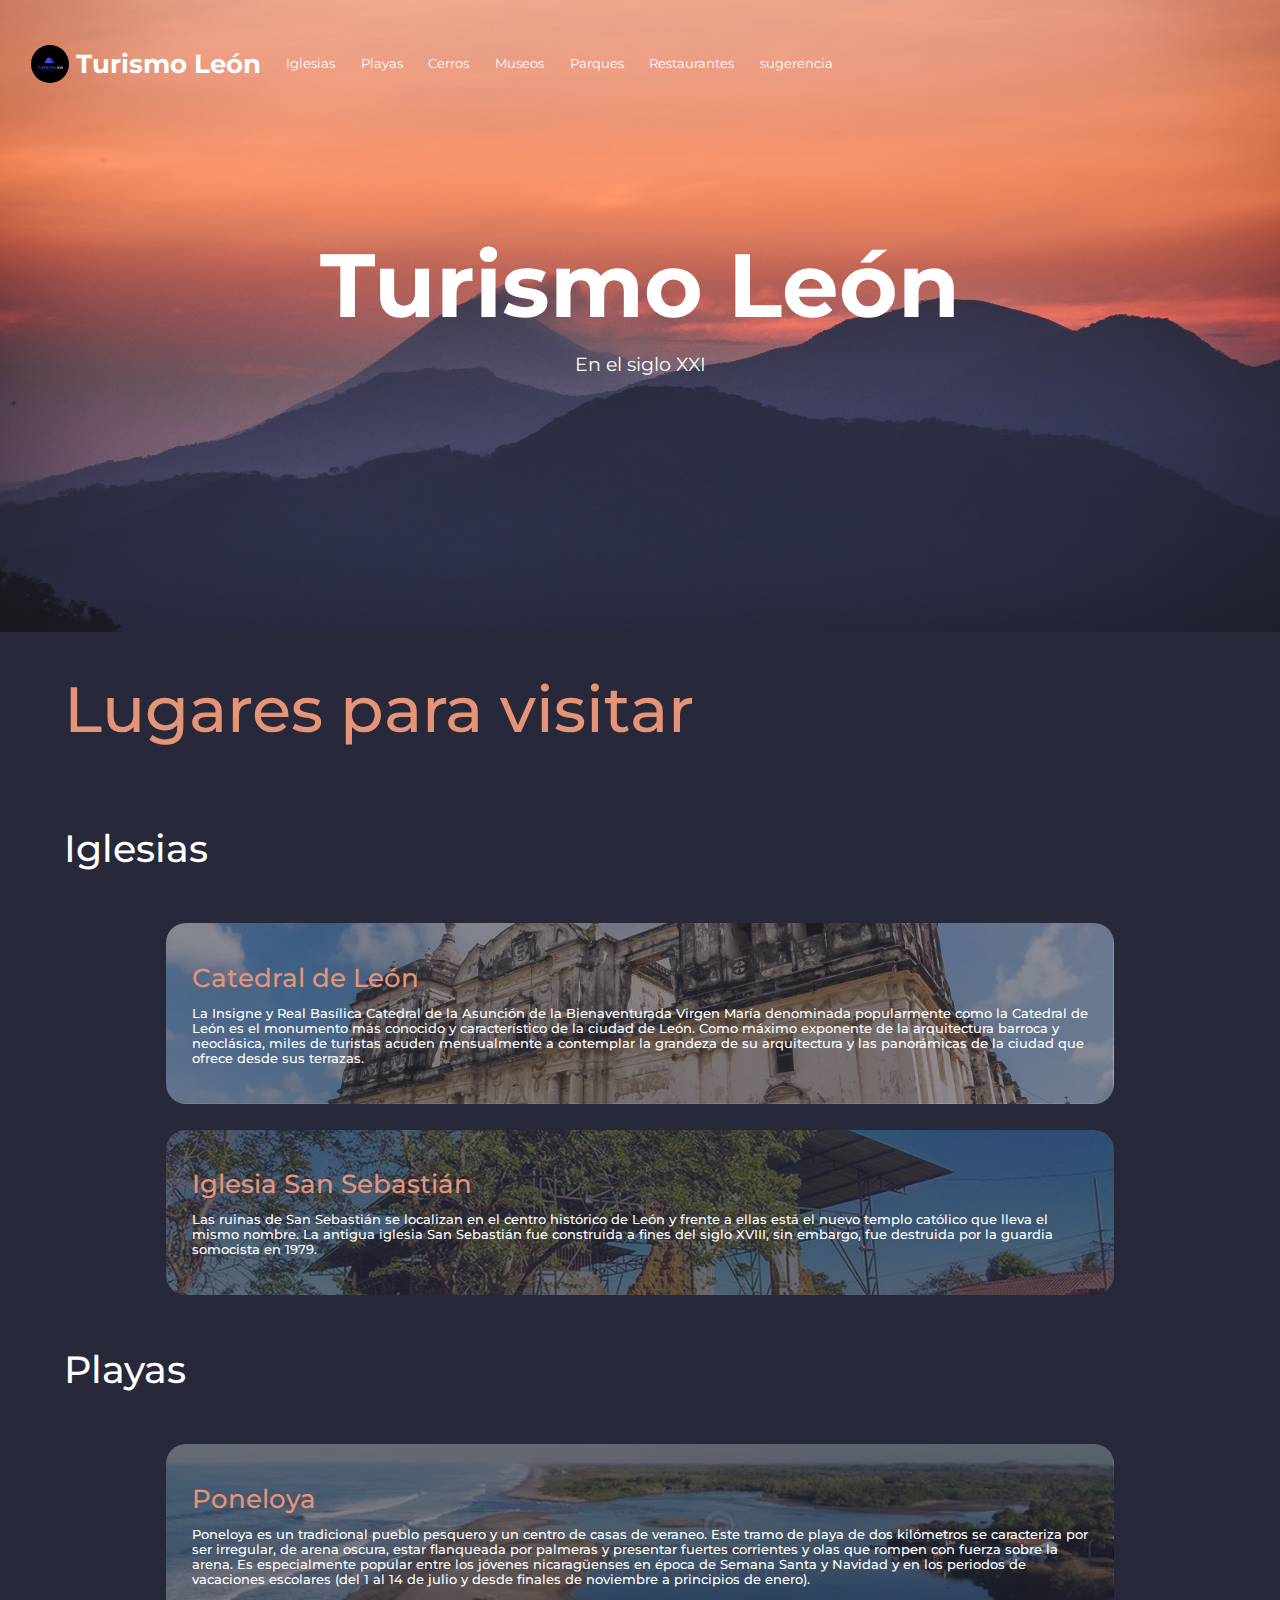
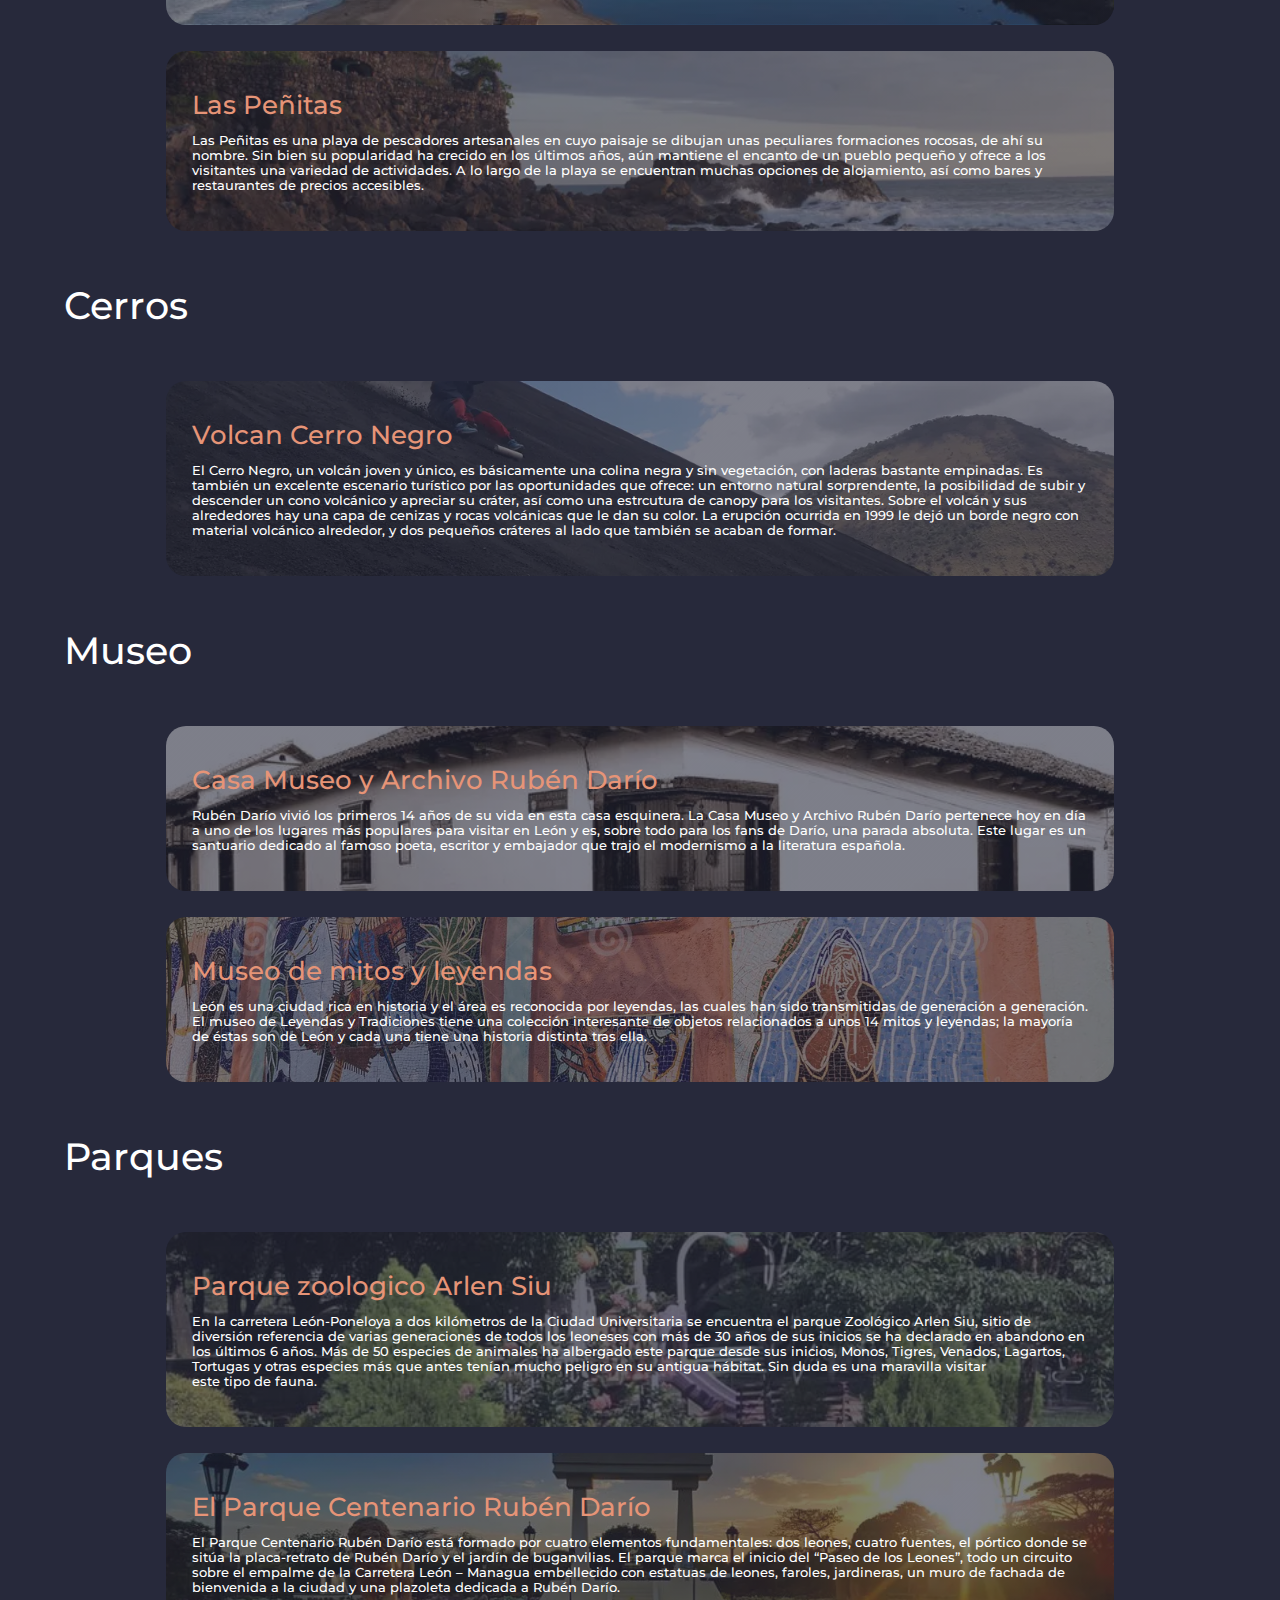
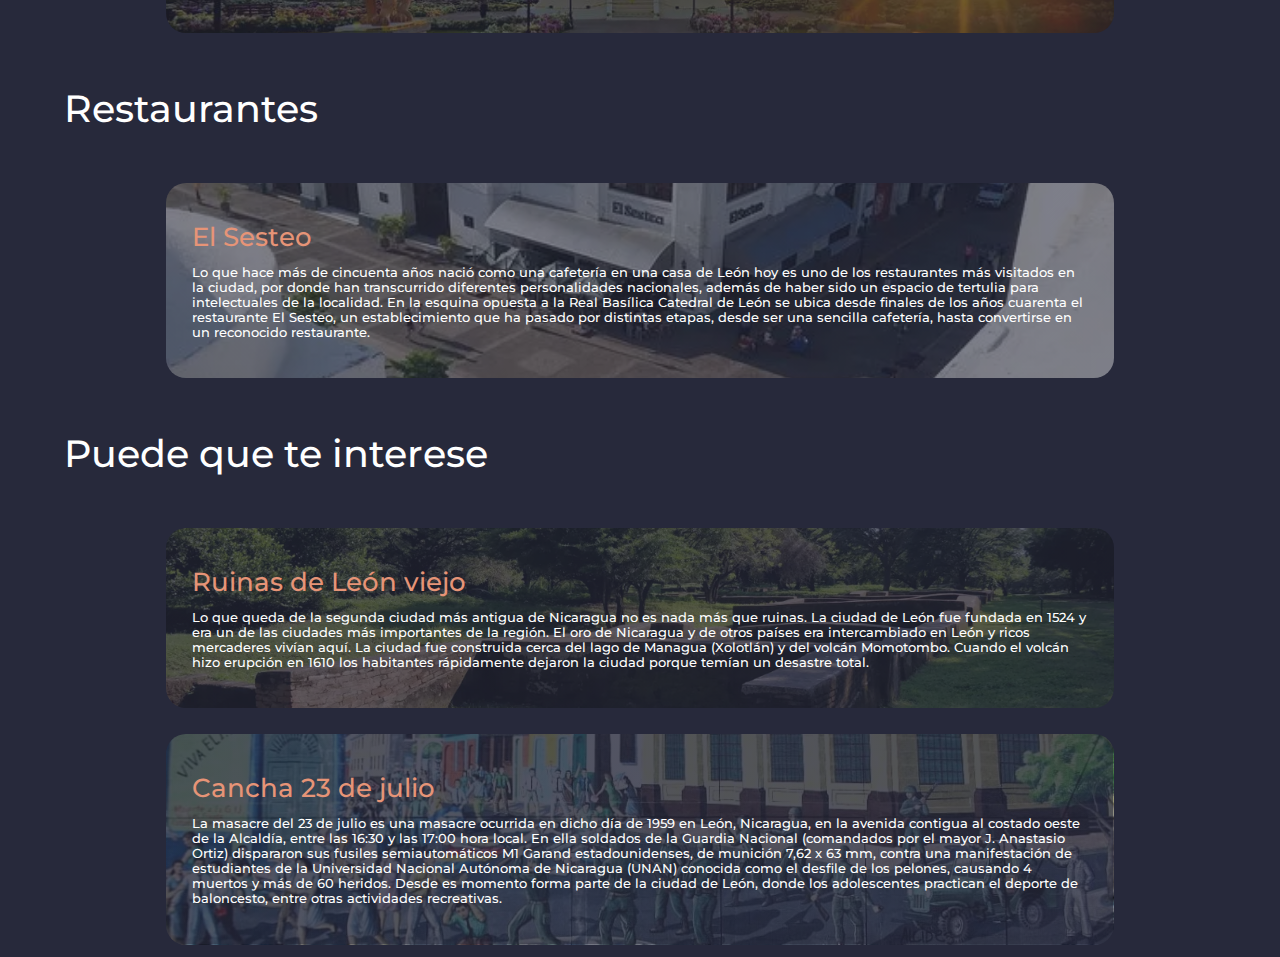
<file: index.html>
<!DOCTYPE html>
<html lang="en">
<head>
    <meta charset="UTF-8">
    <meta http-equiv="X-UA-Compatible" content="IE=edge">
    <meta name="viewport" content="width=device-width, initial-scale=1.0">
    <link rel="preconnect" href="https://fonts.googleapis.com"/>
    <link rel="preconnect" href="https://fonts.gstatic.com/" crossorigin>
    <link href="https://fonts.googleapis.com/css2?family=Montserrat:ital,wght@0,100;0,200;0,300;0,400;0,500;0,600;0,700;0,800;0,900;1,100;1,200;1,300;1,400;1,500;1,600;1,700;1,800;1,900&display=swap" rel="stylesheet">
    <link rel="stylesheet" href="main.css">
    <title>Turismo León en el siglo XXI</title>
</head>
<body>
    <div class="header">
        <div class="header-nav">
            <nav>
                <ul>
                    <img src="sources/Free_Sample_By_Wix.jpeg" alt="Logo">
                    <span>Turismo León</span>
                    <li><a href="#ig">Iglesias</a> </li>
                    <li><a href="#pl">Playas</a> </li>
                    <li><a href="#ce">Cerros</a> </li>
                    <li><a href="#mu">Museos</a> </li>
                    <li><a href="#pa">Parques</a> </li>
                    <li><a href="#re">Restaurantes</a> </li>
                    <li><a href="#su">sugerencia</a> </li>
                    
                </ul>
            </nav>
        </div>
        <div class="content-header">
            <h1>Turismo León </h1>
            <p>En el siglo XXI</p>

        </div>
    </div>

    <div class="bodys">
        <h2> Lugares para visitar</h2>
        <h3 id="ig">Iglesias</h3>
        <div class="bodys-item" id="catedral">
            <h4>Catedral de León</h4>
            <p>La Insigne y Real Basílica Catedral de la Asunción de la Bienaventurada Virgen María denominada popularmente como la Catedral de León es el monumento más conocido y característico de la ciudad de León. Como máximo exponente de la arquitectura barroca y neoclásica, miles de turistas acuden mensualmente a contemplar la grandeza de su arquitectura y las panorámicas de la ciudad que ofrece desde sus terrazas.</p>
        </div>
        <div class="bodys-item" id="isebas">
            <h4>Iglesia San Sebastián</h4>
            <p>Las ruinas de San Sebastián se localizan en el centro histórico de León y frente a ellas está el nuevo templo católico que lleva el mismo nombre. La antigua iglesia San Sebastián fue construida a fines del siglo XVIII, sin embargo, fue destruida por la guardia somocista en 1979.</p>
        </div>
        <h3 id="pl"> Playas </h3>
        <div class="bodys-item" id="poneloya">
            <h4>Poneloya</h4>
            <p>Poneloya es un tradicional pueblo pesquero y un centro de casas de veraneo. Este tramo de playa de dos kilómetros se caracteriza por ser irregular, de arena oscura, estar flanqueada por palmeras y presentar fuertes corrientes y olas que rompen con fuerza sobre la arena. Es especialmente popular entre los jóvenes nicaragüenses en época de Semana Santa y Navidad y en los periodos de vacaciones escolares (del 1 al 14 de julio y desde finales de noviembre a principios de enero).</p>
        </div>

        <div class="bodys-item" id="laspe">
            <h4>Las Peñitas</h4>
            <p> Las Peñitas es una playa de pescadores artesanales en cuyo paisaje se dibujan unas peculiares formaciones rocosas, de ahí su nombre. Sin bien su popularidad ha crecido en los últimos años, aún mantiene el encanto de un pueblo pequeño y ofrece a los visitantes una variedad de actividades. A lo largo de la playa se encuentran muchas opciones de alojamiento, así como bares y restaurantes de precios accesibles.
            </p>
        </div>
            <h3 id="ce"> Cerros </h3>
        <div class="bodys-item" id="cnegro">
            <h4>Volcan Cerro Negro</h4>
            <p>El Cerro Negro, un volcán joven y único, es básicamente una colina negra y sin vegetación, con laderas bastante empinadas. Es también un excelente escenario turístico por las oportunidades que ofrece: un entorno natural sorprendente, la posibilidad de subir y descender un cono volcánico y apreciar su cráter, así como una estrcutura de canopy para los visitantes.
            Sobre el volcán y sus alrededores hay una capa de cenizas y rocas volcánicas que le dan su color. La erupción ocurrida en 1999 le dejó un borde negro con material volcánico alrededor, y dos pequeños cráteres al lado que también se acaban de formar.
            </p>
        </div>
        <h3 id="mu"> Museo</h3>
        <div class="bodys-item" id="casamu">
            <h4>Casa Museo y Archivo Rubén Darío</h4>
            <p>Rubén Darío vivió los primeros 14 años de su vida en esta casa esquinera. La Casa Museo y Archivo Rubén Darío pertenece hoy en día a uno de los lugares más populares para visitar en León y es, sobre todo para los fans de Darío, una parada absoluta. Este lugar es un santuario dedicado al famoso poeta, escritor y embajador que trajo el modernismo a la literatura española.
            </p>
        </div>

        <div class="bodys-item" id="museo">
            <h4>Museo de mitos y leyendas</h4>
            <p>León es una ciudad rica en historia y el área es reconocida por leyendas, las cuales han sido transmitidas de generación a generación. El museo de Leyendas y Tradiciones tiene una colección interesante de objetos relacionados a unos 14 mitos y leyendas; la mayoría de éstas son de León y cada una tiene una historia distinta tras ella.
            </p>
        </div>
        <h3 id="pa">Parques</h3>
        <div class="bodys-item" id="parquezoolo">
            <h4>Parque zoologico Arlen Siu</h4>
            <p>En la carretera León-Poneloya a dos kilómetros de la Ciudad Universitaria se encuentra el parque Zoológico Arlen Siu, sitio de diversión referencia de varias generaciones de todos los leoneses con más de 30 años de sus inicios se ha declarado en abandono en los últimos 6 años.

            Más de 50 especies de animales ha albergado este parque desde sus inicios, Monos, Tigres, Venados, Lagartos, Tortugas y otras especies más que antes tenían mucho peligro en su antigua hábitat. Sin duda es una maravilla visitar este tipo de fauna.</p>
        </div>

        <div class="bodys-item" id="parquecente">
            <h4>El Parque Centenario Rubén Darío</h4>
            <p>El Parque Centenario Rubén Darío está formado por cuatro elementos fundamentales: dos leones, cuatro fuentes, el pórtico donde se sitúa la placa-retrato de Rubén Darío y el jardín de buganvilias. El parque marca el inicio del “Paseo de los Leones”, todo un circuito sobre el empalme de la Carretera León – Managua embellecido con estatuas de leones, faroles, jardineras, un muro de fachada de bienvenida a la ciudad y una plazoleta dedicada a Rubén Darío.
            </p>
        </div>
        <h3 id="re">Restaurantes</h3>
        <div class="bodys-item"id="sesteo">
            <h4>El Sesteo</h4>
            <p>Lo que hace más de cincuenta años nació como una cafetería en una casa de León hoy es uno de los restaurantes más visitados en la ciudad, por donde han transcurrido diferentes personalidades nacionales, además de haber sido un espacio de tertulia para intelectuales de la localidad.

            En la esquina opuesta a la Real Basílica Catedral de León se ubica desde finales de los años cuarenta el restaurante El Sesteo, un establecimiento que ha pasado por distintas etapas, desde ser una sencilla cafetería, hasta convertirse en un reconocido restaurante.</p>
        </div>
        <h3 id="su"> Puede que te interese</h3>
        <div class="bodys-item" id="ruinasviejo">
            <h4> Ruinas de León viejo</h4>
            <p>Lo que queda de la segunda ciudad más antigua de Nicaragua no es nada más que ruinas. La ciudad de León fue fundada en 1524 y era un de las ciudades más importantes de la región. El oro de Nicaragua y de otros países era intercambiado en León y ricos mercaderes vivían aquí.

            La ciudad fue construida cerca del lago de Managua (Xolotlán) y del volcán Momotombo. Cuando el volcán hizo erupción en 1610 los habitantes rápidamente dejaron la ciudad porque temían un desastre total. </p>
        </div>
            
        <div class="bodys-item" id="cancha23">
           <h4>Cancha 23 de julio</h4>
           <p>La masacre del 23 de julio es una masacre ocurrida en dicho día de 1959 en León, Nicaragua, en la avenida contigua al costado oeste de la Alcaldía, entre las 16:30 y las 17:00 hora local. En ella soldados de la Guardia Nacional (comandados por el mayor J. Anastasio Ortiz) dispararon sus fusiles semiautomáticos M1 Garand estadounidenses, de munición 7,62 x 63 mm, contra una manifestación de estudiantes de la Universidad Nacional Autónoma de Nicaragua (UNAN) conocida como el desfile de los pelones, causando 4 muertos y más de 60 heridos. Desde es momento forma parte de la ciudad de León, donde los adolescentes practican el deporte de baloncesto, entre otras actividades recreativas.</p>
        </div>
    </div>
</body>
</html>
</file>
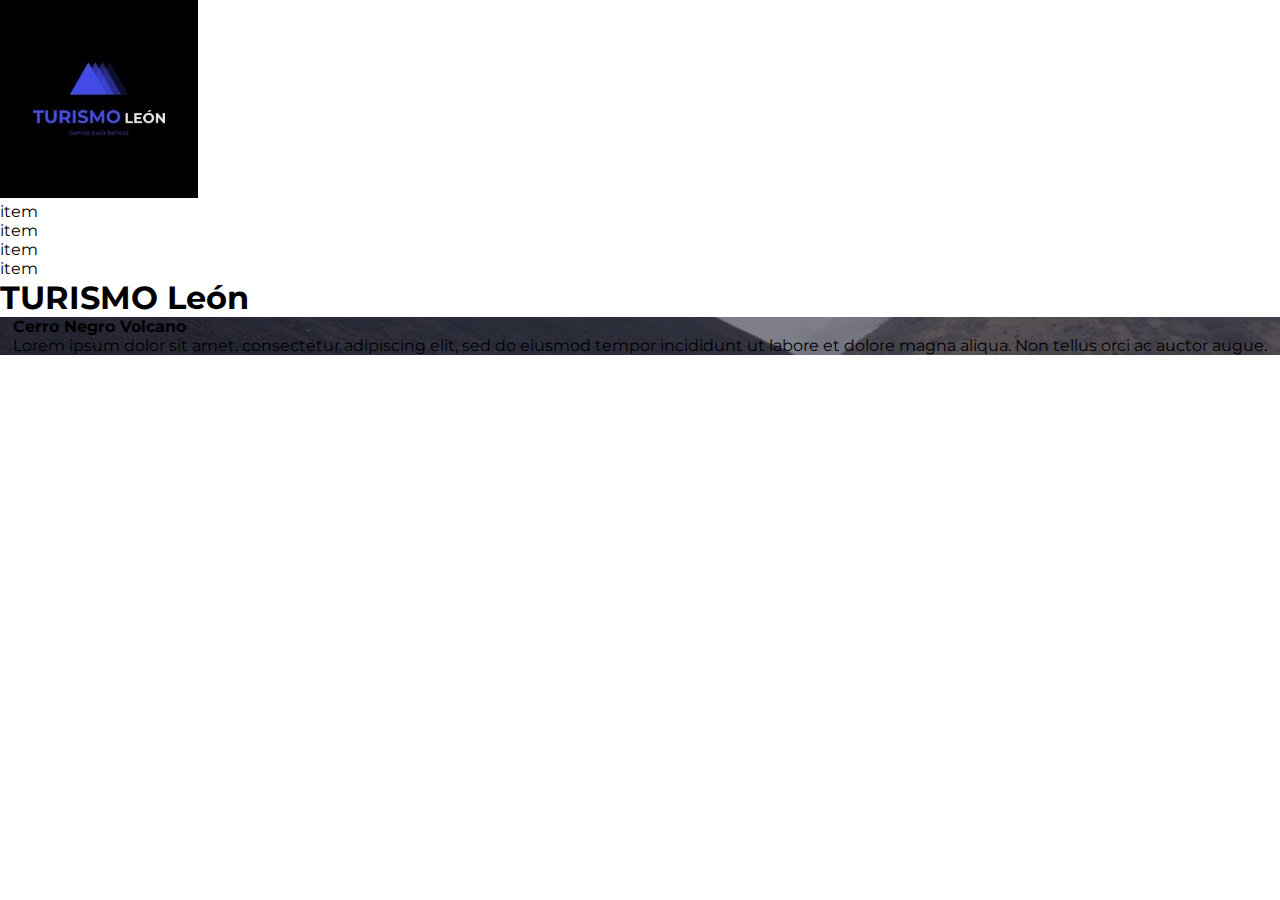
<file: urane.html>
<!DOCTYPE html>
<html lang="en">
<head>
  <meta charset="UTF-8">
  <meta http-equiv="X-UA-Compatible" content="IE=edge">
  <meta name="viewport" content="width=device-width, initial-scale=1.0">
  <link rel="preconnect" href="https://fonts.googleapis.com">
  <link rel="preconnect" href="https://fonts.gstatic.com" crossorigin>
  <link href="https://fonts.googleapis.com/css2?family=Montserrat:ital,wght@0,100;0,200;0,300;0,400;0,500;0,600;0,700;0,800;0,900;1,100;1,200;1,300;1,400;1,500;1,600;1,700;1,800;1,900&display=swap" rel="stylesheet">
  <link rel="stylesheet" href="main.css">
  <title>urane</title>
</head>
<body>
  <nav>
    <ul>
      <img src="./sources/Free_Sample_By_Wix.jpeg" alt="">
      <li><a>item</a></li>
      <li><a>item</a></li>
      <li><a>item</a></li>
      <li><a>item</a></li>
    </ul>
  </nav>
  <h1>TURISMO León</h1>
  <!-- cerro negro -->
  <div class="bodys" id="cnegro" >
      <div>
        <h4>Cerro Negro Volcano</h4>
        <p>
          Lorem ipsum dolor sit amet, consectetur adipiscing elit, sed do
          eiusmod tempor incididunt ut labore et dolore magna aliqua. Non tellus
          orci ac auctor augue.
        </p>
      </div>
</body>
</html>
</file>
<file: main.css>
/* colores */
:root {
  --apricot: #e69477;
  --ebony-clay: #27293b;
  --ferra: #76525c;
  --matrix: #ac5d56;
  --fuzzy-wuzzy-brown: #c36656;
  --apple-blossom: #a24b46;
  --mulled-wine: #4b4b6c;
  --brown-rust: #af543c;
  --fiord: #4c546b;
}



/* toda la página */
* {
  margin: 0;
  padding: 0;
  font-family: 'Montserrat', sans-serif;
}


/* navegación */
.header {
  padding: 2vw 0 10vw 0;
  background-image: url(./sources/pexels-fabian-wiktor-3470481.jpg);
  background-size: cover;
  background-position: center; 
}

.header nav {
  padding: 2vh;
}

.header nav ul {
  display: flex;
  justify-content: left;
  align-items: center;
}

.header nav ul img {
  width: 3vw;
  border-radius: 50px;
  margin: 0 0.5vw 0 1vw;
}

.header nav ul span {
  font-size: 2vw;
  font-weight: 700;
  margin: 0 1vw 0 0;
  color: #fff;
}

.header nav ul li {
  font-size: 1vw;
  margin: 1vw;
  text-decoration: none;
  list-style: none;
}

.header nav ul li a {
  text-decoration: none;
  color: #fff
}

.header h1 {
  font-size: 7vw;
  text-align: center;
  margin: 10vw 1vw 1vw 1vw;
  color: #fff;
}

.header p {
  font-size: 1.5vw;
  text-align: center;
  margin:  0 1vw 10vw 1vw;
  color: #fff;
}

.bodys {
  background-color: var(--ebony-clay);
  display: flex;
  flex-wrap: wrap;
  justify-content: center;
}

.bodys h2 {
  font-size: 5vw;
  font-weight: 500;
  text-align: left;
  color: var(--apricot);
  margin: 3vw 5vw;
  width: 100%;
}

.bodys h3{
  font-size: 3vw;
  font-weight: 500;
  text-align: left;
  color: #fff;
  margin: 3vw 5vw;
  width: 100%;
}

.bodys-item {
  background-color: rgba(255, 255, 255, 0.7);
  padding: 2vw;
  border-radius: 20px;
  width: 70%;
  margin: 1vw;
}

.bodys-item h4 {
  font-size: 2vw;
  font-weight: 500;
  text-align: left;
  color: var(--apricot);
  margin: 1vw 0;
}

.bodys-item p {
  font-size: 1vw;
  font-weight: 500;
  text-align: left;
  margin: 1vw 0;
  color: #fff;
}



#catedral {
  background: linear-gradient(rgb(39, 41, 59, 0.5), rgb(39, 41, 59, 0.5)), url(./sources/catedral-de-leon-nicaragua.webp);
  background-position: center;
  background-size: cover;
}

#isebas {
  background: linear-gradient(rgb(39, 41, 59, 0.7), rgb(39, 41, 59, 0.7)), url(./sources/ruinas-de-san-sebastian-leon-nicaragua-visit-leon-nicaragua.webp);
  background-position: center;
  background-size: cover;
}

#poneloya {
  background: linear-gradient(rgb(39, 41, 59, 0.6), rgb(39, 41, 59, 0.6)), url(./sources/vista-aerea-poneloya-nicaragua-113968005.webp);
  background-position: center;
  background-size: cover;
}

#laspe {
  background: linear-gradient(rgb(39, 41, 59, 0.6), rgb(39, 41, 59, 0.6)), url(./sources/ES_0469.webp);
  background-position: center;
  background-size: cover;
}

#cnegro {
  background: linear-gradient(rgb(39, 41, 59, 0.6), rgb(39, 41, 59, 0.6)), url(./sources/20180206_110943.webp);
  background-position: center;
  background-size: cover;
}

#casamu {
  background: linear-gradient(rgb(39, 41, 59, 0.6), rgb(39, 41, 59, 0.6)), url(./sources/museo-archivo-ruben-dario0001.webp);
  background-position: center;
  background-size: cover;
}

#museo {
  background: linear-gradient(rgb(39, 41, 59, 0.6), rgb(39, 41, 59, 0.6)), url(./sources/leon-nicaragua-april-mosaics-museo-de-leyendas-y-tradiciones-museum-myths-traditions-nicarag-130828208.webp);
  background-position: center;
  background-size: cover;
}

#parquezoolo {
  background: linear-gradient(rgb(39, 41, 59, 0.7), rgb(39, 41, 59, 0.7)), url(./sources/cuat2.webp);
  background-position: center;
  background-size: cover;
}

#parquecente {
  background: linear-gradient(rgb(39, 41, 59, 0.6), rgb(39, 41, 59, 0.6)), url(./sources/atardecer-en-el-parque-centenario-ruben-dario-visit-leon-nicaragua.webp);
  background-position: center;
  background-size: cover;
}

#sesteo {
  background: linear-gradient(rgb(39, 41, 59, 0.6), rgb(39, 41, 59, 0.6)), url(./sources/el-sesteo-seen-from-the.webp);
  background-position: center;
  background-size: cover;
}

#ruinasviejo {
  background: linear-gradient(rgb(39, 41, 59, 0.7), rgb(39, 41, 59, 0.7)), url(./sources/Ruinas-de-Leon-Viejo-Nicaragua-12.webp);
  background-position: center;
  background-size: cover;
}

#cancha23 {
  background: linear-gradient(rgb(39, 41, 59, 0.8), rgb(39, 41, 59, 0.8)), url(./sources/mural-de-la-masacre-estudiantil-del-23-de-julio-de-1959_orig.webp);
  background-position: center;
  background-size: cover;
}
</file>
